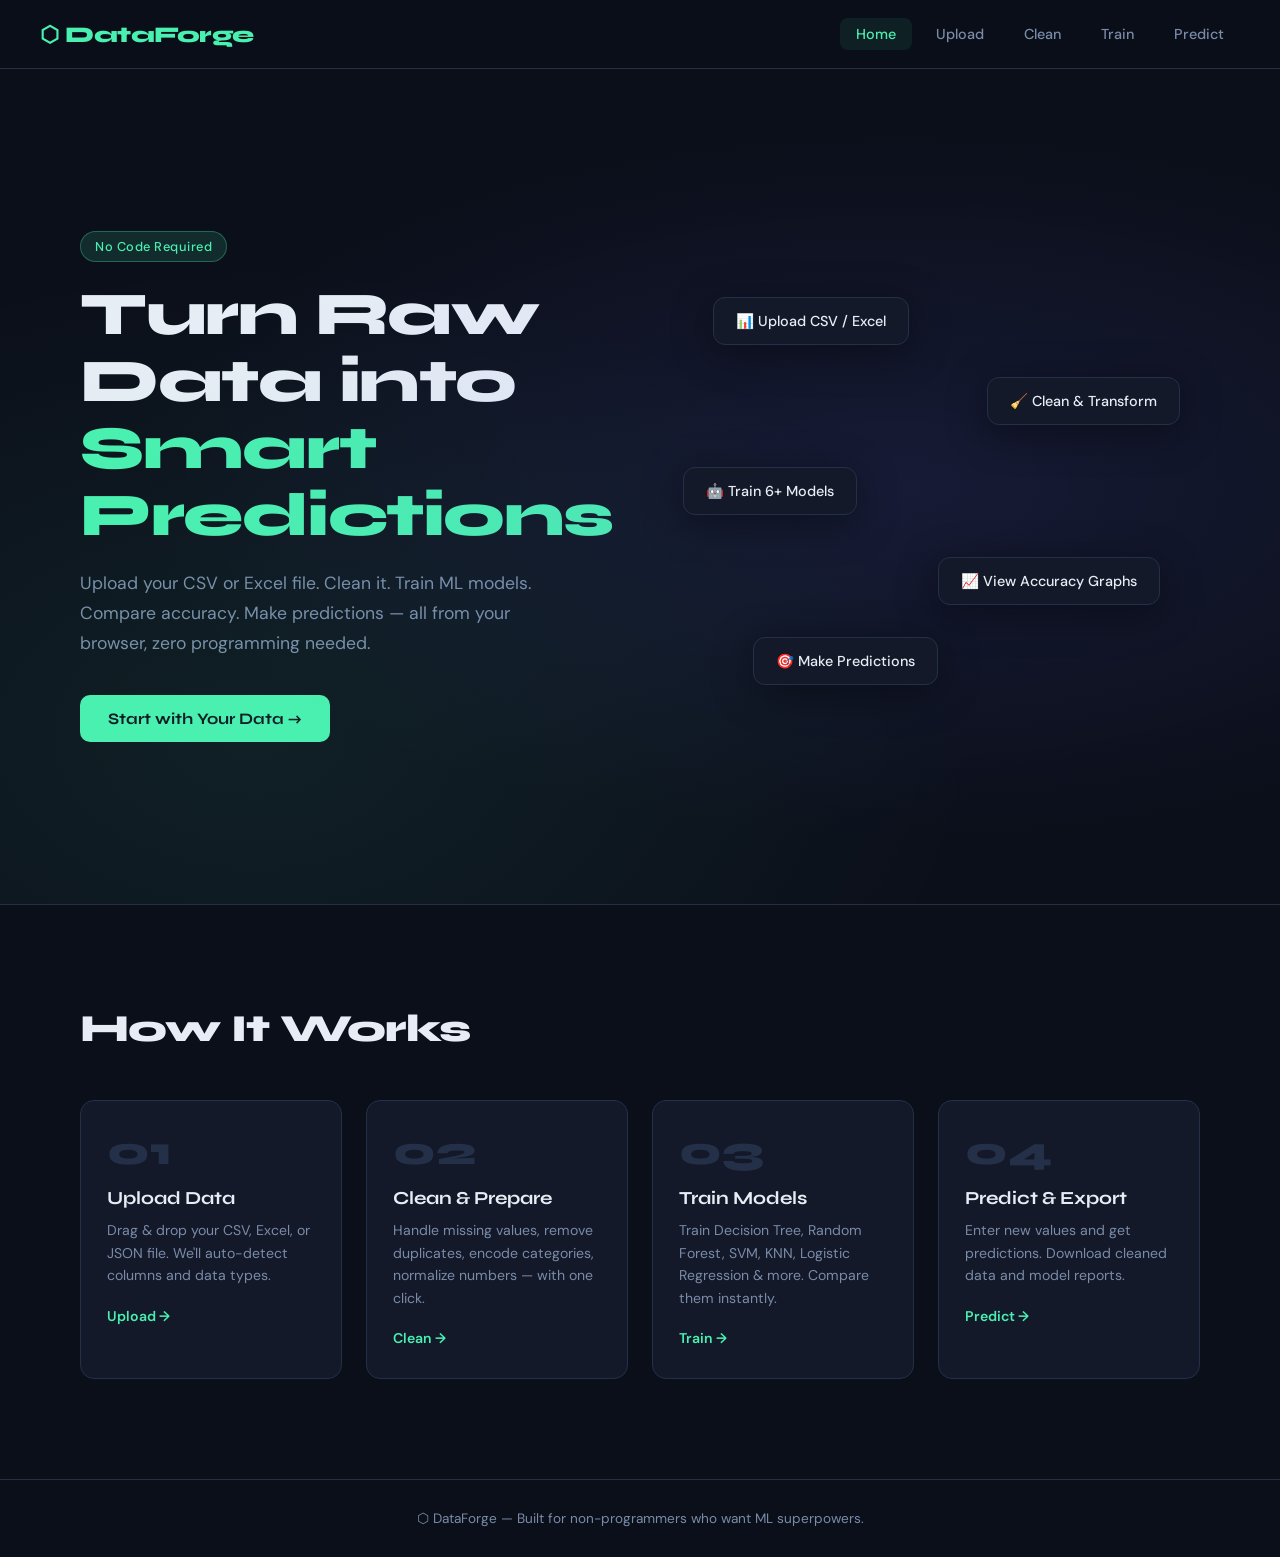
<file: index.html>
<!DOCTYPE html>
<html lang="en">
<head>
  <meta charset="UTF-8" />
  <meta name="viewport" content="width=device-width, initial-scale=1.0"/>
  <title>DataForge — ML Platform for Everyone</title>
  <link rel="stylesheet" href="css/main.css" />
  <link rel="preconnect" href="https://fonts.googleapis.com">
  <link href="https://fonts.googleapis.com/css2?family=Syne:wght@400;700;800&family=DM+Sans:wght@300;400;500&display=swap" rel="stylesheet">
</head>
<body>
  <nav class="navbar">
    <div class="logo">⬡ DataForge</div>
    <div class="nav-links">
      <a href="index.html" class="active">Home</a>
      <a href="pages/upload.html">Upload</a>
      <a href="pages/clean.html">Clean</a>
      <a href="pages/train.html">Train</a>
      <a href="pages/predict.html">Predict</a>
    </div>
  </nav>

  <section class="hero">
    <div class="hero-bg"></div>
    <div class="hero-content">
      <span class="badge">No Code Required</span>
      <h1>Turn Raw Data into<br/><em>Smart Predictions</em></h1>
      <p>Upload your CSV or Excel file. Clean it. Train ML models. Compare accuracy. Make predictions — all from your browser, zero programming needed.</p>
      <a href="pages/upload.html" class="btn-primary">Start with Your Data →</a>
    </div>
    <div class="hero-visual">
      <div class="card-float c1">📊 Upload CSV / Excel</div>
      <div class="card-float c2">🧹 Clean & Transform</div>
      <div class="card-float c3">🤖 Train 6+ Models</div>
      <div class="card-float c4">📈 View Accuracy Graphs</div>
      <div class="card-float c5">🎯 Make Predictions</div>
    </div>
  </section>

  <section class="steps">
    <h2>How It Works</h2>
    <div class="steps-grid">
      <div class="step">
        <div class="step-num">01</div>
        <h3>Upload Data</h3>
        <p>Drag & drop your CSV, Excel, or JSON file. We'll auto-detect columns and data types.</p>
        <a href="pages/upload.html" class="step-link">Upload →</a>
      </div>
      <div class="step">
        <div class="step-num">02</div>
        <h3>Clean & Prepare</h3>
        <p>Handle missing values, remove duplicates, encode categories, normalize numbers — with one click.</p>
        <a href="pages/clean.html" class="step-link">Clean →</a>
      </div>
      <div class="step">
        <div class="step-num">03</div>
        <h3>Train Models</h3>
        <p>Train Decision Tree, Random Forest, SVM, KNN, Logistic Regression & more. Compare them instantly.</p>
        <a href="pages/train.html" class="step-link">Train →</a>
      </div>
      <div class="step">
        <div class="step-num">04</div>
        <h3>Predict & Export</h3>
        <p>Enter new values and get predictions. Download cleaned data and model reports.</p>
        <a href="pages/predict.html" class="step-link">Predict →</a>
      </div>
    </div>
  </section>

  <footer class="footer">
    <p>⬡ DataForge — Built for non-programmers who want ML superpowers.</p>
  </footer>

  <script src="js/storage.js"></script>
</body>
</html>
</file>
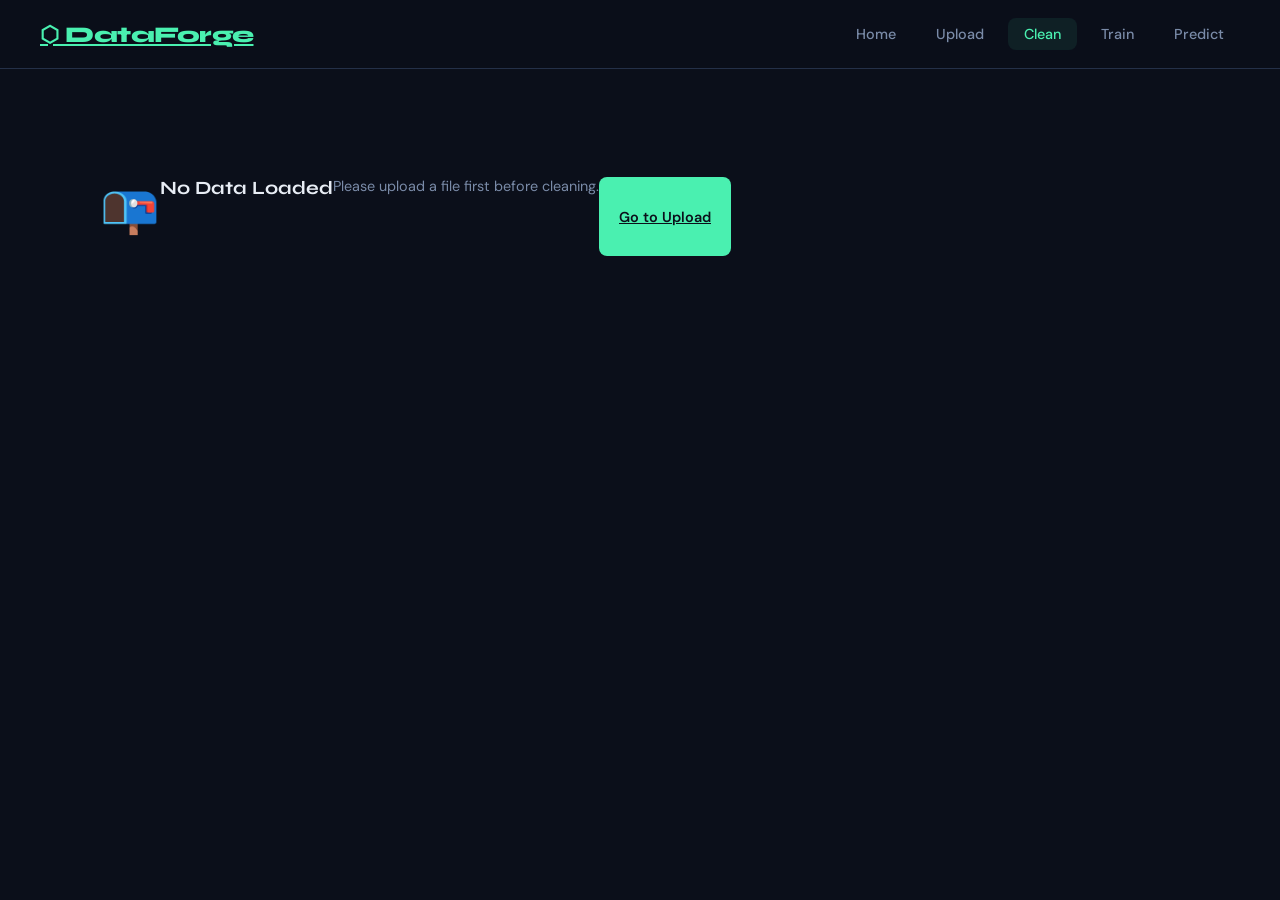
<file: pages/clean.html>
<!DOCTYPE html>
<html lang="en">
<head>
  <meta charset="UTF-8"/>
  <meta name="viewport" content="width=device-width, initial-scale=1.0"/>
  <title>Clean Data — DataForge</title>
  <link rel="stylesheet" href="../css/main.css"/>
  <link href="https://fonts.googleapis.com/css2?family=Syne:wght@400;700;800&family=DM+Sans:wght@300;400;500&display=swap" rel="stylesheet">
  <style>
    .ops-grid {
      display: grid;
      grid-template-columns: repeat(auto-fill, minmax(320px, 1fr));
      gap: 20px;
    }
    .op-card {
      background: var(--surface);
      border: 1px solid var(--border);
      border-radius: 14px;
      padding: 22px;
    }
    .op-card h3 { font-family: var(--font-head); font-size: 1rem; margin-bottom: 6px; display: flex; align-items: center; gap: 8px; }
    .op-card p { color: var(--text-muted); font-size: 0.82rem; margin-bottom: 14px; line-height: 1.5; }
    .changelog { max-height: 200px; overflow-y: auto; }
    .log-item {
      padding: 8px 12px;
      border-radius: 6px;
      font-size: 0.83rem;
      margin-bottom: 6px;
      background: var(--surface2);
      border-left: 3px solid var(--accent);
    }
  </style>
</head>
<body>
  <nav class="navbar">
    <a href="../index.html" class="logo">⬡ DataForge</a>
    <div class="nav-links">
      <a href="../index.html">Home</a>
      <a href="upload.html">Upload</a>
      <a href="clean.html" class="active">Clean</a>
      <a href="train.html">Train</a>
      <a href="predict.html">Predict</a>
    </div>
  </nav>

  <div class="page-container">
    <div id="no-data" class="empty-state" style="display:none;">
      <div class="icon">📭</div>
      <h3>No Data Loaded</h3>
      <p>Please upload a file first before cleaning.</p>
      <a href="upload.html" class="btn btn-green">Go to Upload</a>
    </div>

    <div id="main-content">
      <div class="page-header">
        <h1>🧹 Clean & Preprocess</h1>
        <p>Apply transformations to prepare your data for training. Each step is logged and reversible.</p>
      </div>

      <div class="stats-row" id="stats-row"></div>

      <!-- OPERATIONS -->
      <div class="ops-grid" style="margin-bottom:28px;">

        <!-- Handle Missing -->
        <div class="op-card">
          <h3>🕳️ Handle Missing Values</h3>
          <p>Fill in or remove rows with missing/empty values in any column.</p>
          <div class="form-group" style="margin-bottom:12px;">
            <label>Column</label>
            <select id="miss-col"></select>
          </div>
          <div class="form-group" style="margin-bottom:12px;">
            <label>Strategy</label>
            <select id="miss-strategy">
              <option value="drop">Drop rows with missing</option>
              <option value="mean">Fill with Mean (numeric)</option>
              <option value="median">Fill with Median (numeric)</option>
              <option value="mode">Fill with Mode (most frequent)</option>
              <option value="zero">Fill with 0</option>
              <option value="custom">Fill with custom value</option>
            </select>
          </div>
          <input type="text" id="miss-custom" placeholder="Custom fill value" style="width:100%;margin-bottom:12px;display:none;"/>
          <button class="btn btn-green" onclick="handleMissing()">Apply</button>
        </div>

        <!-- Remove Duplicates -->
        <div class="op-card">
          <h3>♻️ Remove Duplicates</h3>
          <p>Find and remove duplicate rows from the dataset.</p>
          <div id="dup-info" style="color:var(--text-muted);font-size:.88rem;margin-bottom:14px;"></div>
          <button class="btn btn-green" onclick="removeDuplicates()">Remove Duplicates</button>
        </div>

        <!-- Drop Column -->
        <div class="op-card">
          <h3>🗑️ Drop Column</h3>
          <p>Remove a column entirely from the dataset.</p>
          <div class="form-group" style="margin-bottom:12px;">
            <label>Column to drop</label>
            <select id="drop-col"></select>
          </div>
          <button class="btn btn-red" onclick="dropColumn()">Drop Column</button>
        </div>

        <!-- Rename Column -->
        <div class="op-card">
          <h3>✏️ Rename Column</h3>
          <p>Rename a column header to something more meaningful.</p>
          <div class="form-group" style="margin-bottom:10px;">
            <label>Column</label>
            <select id="rename-col"></select>
          </div>
          <div class="form-group" style="margin-bottom:12px;">
            <label>New name</label>
            <input type="text" id="rename-val" placeholder="New column name" style="width:100%"/>
          </div>
          <button class="btn btn-purple" onclick="renameColumn()">Rename</button>
        </div>

        <!-- Encode Categorical -->
        <div class="op-card">
          <h3>🔢 Encode Categorical</h3>
          <p>Convert text categories to numbers (Label Encoding). Required before training ML models.</p>
          <div class="form-group" style="margin-bottom:12px;">
            <label>Column</label>
            <select id="encode-col"></select>
          </div>
          <button class="btn btn-purple" onclick="encodeColumn()">Label Encode</button>
        </div>

        <!-- Normalize -->
        <div class="op-card">
          <h3>📏 Normalize / Scale</h3>
          <p>Scale numeric values to 0–1 range (Min-Max) or standardize (Z-score).</p>
          <div class="form-group" style="margin-bottom:10px;">
            <label>Column</label>
            <select id="scale-col"></select>
          </div>
          <div class="form-group" style="margin-bottom:12px;">
            <label>Method</label>
            <select id="scale-method">
              <option value="minmax">Min-Max (0 to 1)</option>
              <option value="zscore">Z-Score (mean=0, std=1)</option>
            </select>
          </div>
          <button class="btn btn-purple" onclick="scaleColumn()">Scale</button>
        </div>

        <!-- Filter Rows -->
        <div class="op-card">
          <h3>🔍 Filter Rows</h3>
          <p>Keep only rows where a column meets a condition.</p>
          <div class="form-group" style="margin-bottom:10px;">
            <label>Column</label>
            <select id="filter-col"></select>
          </div>
          <div style="display:grid;grid-template-columns:1fr 1fr;gap:10px;margin-bottom:12px;">
            <div class="form-group">
              <label>Operator</label>
              <select id="filter-op">
                <option value="eq">= equals</option>
                <option value="neq">≠ not equals</option>
                <option value="gt">> greater than</option>
                <option value="lt">< less than</option>
                <option value="gte">≥ greater or equal</option>
                <option value="lte">≤ less or equal</option>
                <option value="contains">contains text</option>
              </select>
            </div>
            <div class="form-group">
              <label>Value</label>
              <input type="text" id="filter-val" placeholder="Value" style="width:100%"/>
            </div>
          </div>
          <button class="btn btn-green" onclick="filterRows()">Filter</button>
        </div>

        <!-- Trim Whitespace -->
        <div class="op-card">
          <h3>✂️ Trim & Fix Text</h3>
          <p>Remove leading/trailing spaces and fix text in a column.</p>
          <div class="form-group" style="margin-bottom:10px;">
            <label>Column</label>
            <select id="trim-col"></select>
          </div>
          <div class="form-group" style="margin-bottom:12px;">
            <label>Operation</label>
            <select id="trim-op">
              <option value="trim">Trim whitespace</option>
              <option value="lower">Lowercase</option>
              <option value="upper">Uppercase</option>
              <option value="title">Title Case</option>
            </select>
          </div>
          <button class="btn btn-purple" onclick="trimColumn()">Apply</button>
        </div>

      </div>

      <!-- CHANGE LOG -->
      <div class="card">
        <div class="card-title">📝 Change Log <span id="log-count" class="chip chip-green" style="margin-left:8px;">0 changes</span></div>
        <div id="changelog" class="changelog">
          <p style="color:var(--text-muted);font-size:.88rem;">No changes yet. Apply operations above.</p>
        </div>
      </div>

      <!-- PREVIEW -->
      <div class="card">
        <div class="card-title">📋 Current Data Preview</div>
        <div id="preview-table"></div>
      </div>

      <!-- ACTIONS -->
      <div class="btn-group">
        <a href="train.html" class="btn btn-green">🤖 Proceed to Train →</a>
        <button class="btn btn-purple" onclick="downloadClean()">⬇ Download Cleaned CSV</button>
        <button class="btn btn-outline" onclick="undoLast()">↩ Undo Last Step</button>
        <button class="btn btn-outline" onclick="resetData()">🔄 Reset to Original</button>
      </div>
    </div>
  </div>

  <script src="../js/storage.js"></script>
  <script>
    let headers = [], rows = [], changelog = [];
    const history = [];

    document.getElementById('miss-strategy').addEventListener('change', function() {
      document.getElementById('miss-custom').style.display = this.value === 'custom' ? 'block' : 'none';
    });

    function init() {
      const rawH = DataStore.load('rawHeaders');
      const rawR = DataStore.load('rawRows');
      if (!rawH || !rawR) {
        document.getElementById('no-data').style.display = 'flex';
        document.getElementById('main-content').style.display = 'none';
        return;
      }
      headers = DataStore.load('cleanHeaders') || JSON.parse(JSON.stringify(rawH));
      rows = DataStore.load('cleanRows') || JSON.parse(JSON.stringify(rawR));
      changelog = DataStore.load('changelog') || [];
      refreshAll();
    }

    function refreshAll() {
      populateSelects();
      updateStats();
      updatePreview();
      renderChangelog();
      updateDupInfo();
    }

    function populateSelects() {
      const ids = ['miss-col','drop-col','rename-col','encode-col','scale-col','filter-col','trim-col'];
      ids.forEach(id => {
        const s = document.getElementById(id);
        if (!s) return;
        s.innerHTML = headers.map(h => `<option value="${h}">${h}</option>`).join('');
      });
    }

    function updateStats() {
      const missing = countMissing(rows, headers);
      const totalMiss = Object.values(missing).reduce((a, b) => a + b, 0);
      const dups = rows.length - new Set(rows.map(r => JSON.stringify(r))).size;
      document.getElementById('stats-row').innerHTML = `
        <div class="stat-box"><div class="stat-value">${rows.length}</div><div class="stat-label">Rows</div></div>
        <div class="stat-box"><div class="stat-value">${headers.length}</div><div class="stat-label">Columns</div></div>
        <div class="stat-box"><div class="stat-value" style="color:${totalMiss>0?'var(--accent3)':'var(--accent)'}">${totalMiss}</div><div class="stat-label">Missing</div></div>
        <div class="stat-box"><div class="stat-value" style="color:${dups>0?'var(--accent3)':'var(--accent)'}">${dups}</div><div class="stat-label">Duplicates</div></div>
        <div class="stat-box"><div class="stat-value">${changelog.length}</div><div class="stat-label">Changes Made</div></div>
      `;
    }

    function updatePreview() {
      renderTable(document.getElementById('preview-table'), headers, rows, 8);
    }

    function updateDupInfo() {
      const dups = rows.length - new Set(rows.map(r => JSON.stringify(r))).size;
      document.getElementById('dup-info').textContent = `Found ${dups} duplicate row(s) out of ${rows.length} total.`;
    }

    function saveState(description) {
      history.push({ headers: JSON.parse(JSON.stringify(headers)), rows: JSON.parse(JSON.stringify(rows)) });
      changelog.unshift({ time: new Date().toLocaleTimeString(), text: description });
      if (changelog.length > 50) changelog.pop();
      DataStore.save('cleanHeaders', headers);
      DataStore.save('cleanRows', rows);
      DataStore.save('changelog', changelog);
      renderChangelog();
      updateStats();
      updatePreview();
      updateDupInfo();
    }

    function renderChangelog() {
      const el = document.getElementById('changelog');
      document.getElementById('log-count').textContent = `${changelog.length} change${changelog.length !== 1 ? 's' : ''}`;
      if (!changelog.length) { el.innerHTML = '<p style="color:var(--text-muted);font-size:.88rem;">No changes yet.</p>'; return; }
      el.innerHTML = changelog.map(c => `<div class="log-item">⏱ ${c.time} — ${c.text}</div>`).join('');
    }

    function handleMissing() {
      const col = document.getElementById('miss-col').value;
      const strat = document.getElementById('miss-strategy').value;
      const custom = document.getElementById('miss-custom').value;
      const missing = rows.filter(r => r[col] === '' || r[col] === null || r[col] === undefined);
      if (!missing.length) { alert('No missing values in this column!'); return; }

      if (strat === 'drop') {
        const before = rows.length;
        rows = rows.filter(r => r[col] !== '' && r[col] !== null && r[col] !== undefined);
        saveState(`Dropped ${before - rows.length} rows with missing "${col}"`);
      } else {
        let fillVal;
        if (strat === 'mean' || strat === 'median') {
          const vals = rows.map(r => parseFloat(r[col])).filter(v => !isNaN(v));
          if (!vals.length) { alert('No numeric values found in column'); return; }
          if (strat === 'mean') fillVal = (vals.reduce((a,b)=>a+b,0)/vals.length).toFixed(4);
          else { vals.sort((a,b)=>a-b); fillVal = vals[Math.floor(vals.length/2)]; }
        } else if (strat === 'mode') {
          const freq = {};
          rows.forEach(r => { if (r[col]) freq[r[col]] = (freq[r[col]]||0)+1; });
          fillVal = Object.entries(freq).sort((a,b)=>b[1]-a[1])[0]?.[0] || '';
        } else if (strat === 'zero') fillVal = '0';
        else fillVal = custom;

        rows.forEach(r => { if (r[col] === '' || r[col] === null || r[col] === undefined) r[col] = fillVal; });
        saveState(`Filled ${missing.length} missing values in "${col}" with ${strat === 'custom' ? `"${fillVal}"` : strat} (${fillVal})`);
      }
    }

    function removeDuplicates() {
      const seen = new Set();
      const before = rows.length;
      rows = rows.filter(r => {
        const key = JSON.stringify(r);
        if (seen.has(key)) return false;
        seen.add(key); return true;
      });
      const removed = before - rows.length;
      if (!removed) { alert('No duplicates found!'); return; }
      saveState(`Removed ${removed} duplicate rows`);
    }

    function dropColumn() {
      const col = document.getElementById('drop-col').value;
      if (!confirm(`Drop column "${col}"? This cannot be undone easily.`)) return;
      headers = headers.filter(h => h !== col);
      rows = rows.map(r => { const n = {...r}; delete n[col]; return n; });
      saveState(`Dropped column "${col}"`);
      populateSelects();
    }

    function renameColumn() {
      const col = document.getElementById('rename-col').value;
      const newName = document.getElementById('rename-val').value.trim();
      if (!newName) { alert('Enter a new name'); return; }
      if (headers.includes(newName)) { alert('That name already exists'); return; }
      headers = headers.map(h => h === col ? newName : h);
      rows = rows.map(r => { const n = {...r}; n[newName] = n[col]; delete n[col]; return n; });
      saveState(`Renamed column "${col}" → "${newName}"`);
      populateSelects();
    }

    function encodeColumn() {
      const col = document.getElementById('encode-col').value;
      const unique = [...new Set(rows.map(r => r[col]))].sort();
      const map = {};
      unique.forEach((v, i) => map[v] = i);
      rows = rows.map(r => ({...r, [col]: map[r[col]] ?? r[col]}));
      saveState(`Label encoded "${col}": ${unique.map((v,i) => `${v}→${i}`).join(', ')}`);
    }

    function scaleColumn() {
      const col = document.getElementById('scale-col').value;
      const method = document.getElementById('scale-method').value;
      const vals = rows.map(r => parseFloat(r[col])).filter(v => !isNaN(v));
      if (!vals.length) { alert('No numeric values in this column'); return; }

      if (method === 'minmax') {
        const min = Math.min(...vals), max = Math.max(...vals);
        const range = max - min || 1;
        rows = rows.map(r => {
          const v = parseFloat(r[col]);
          return {...r, [col]: isNaN(v) ? r[col] : +((v - min) / range).toFixed(6)};
        });
        saveState(`Min-Max scaled "${col}" (range: ${min} to ${max})`);
      } else {
        const mean = vals.reduce((a,b)=>a+b,0)/vals.length;
        const std = Math.sqrt(vals.reduce((s,v)=>s+(v-mean)**2,0)/vals.length) || 1;
        rows = rows.map(r => {
          const v = parseFloat(r[col]);
          return {...r, [col]: isNaN(v) ? r[col] : +((v - mean) / std).toFixed(6)};
        });
        saveState(`Z-score standardized "${col}" (mean=${mean.toFixed(2)}, std=${std.toFixed(2)})`);
      }
    }

    function filterRows() {
      const col = document.getElementById('filter-col').value;
      const op = document.getElementById('filter-op').value;
      const val = document.getElementById('filter-val').value;
      const before = rows.length;
      rows = rows.filter(r => {
        const cv = r[col];
        const n = parseFloat(cv), nv = parseFloat(val);
        switch(op) {
          case 'eq': return String(cv) === String(val);
          case 'neq': return String(cv) !== String(val);
          case 'gt': return !isNaN(n) && !isNaN(nv) && n > nv;
          case 'lt': return !isNaN(n) && !isNaN(nv) && n < nv;
          case 'gte': return !isNaN(n) && !isNaN(nv) && n >= nv;
          case 'lte': return !isNaN(n) && !isNaN(nv) && n <= nv;
          case 'contains': return String(cv).toLowerCase().includes(val.toLowerCase());
          default: return true;
        }
      });
      saveState(`Filtered "${col}" ${op} "${val}": ${before - rows.length} rows removed, ${rows.length} kept`);
    }

    function trimColumn() {
      const col = document.getElementById('trim-col').value;
      const op = document.getElementById('trim-op').value;
      rows = rows.map(r => {
        let v = String(r[col] ?? '');
        switch(op) {
          case 'trim': v = v.trim(); break;
          case 'lower': v = v.toLowerCase(); break;
          case 'upper': v = v.toUpperCase(); break;
          case 'title': v = v.replace(/\w\S*/g, t => t[0].toUpperCase() + t.slice(1).toLowerCase()); break;
        }
        return {...r, [col]: v};
      });
      saveState(`Applied ${op} to column "${col}"`);
    }

    function undoLast() {
      if (!history.length) { alert('Nothing to undo'); return; }
      const prev = history.pop();
      headers = prev.headers;
      rows = prev.rows;
      changelog.shift();
      DataStore.save('cleanHeaders', headers);
      DataStore.save('cleanRows', rows);
      DataStore.save('changelog', changelog);
      refreshAll();
    }

    function resetData() {
      if (!confirm('Reset to original uploaded data? All cleaning steps will be lost.')) return;
      headers = JSON.parse(JSON.stringify(DataStore.load('rawHeaders')));
      rows = JSON.parse(JSON.stringify(DataStore.load('rawRows')));
      changelog = [];
      history.length = 0;
      DataStore.save('cleanHeaders', headers);
      DataStore.save('cleanRows', rows);
      DataStore.save('changelog', []);
      refreshAll();
    }

    function downloadClean() {
      if (!rows.length) return;
      const fn = (DataStore.load('filename') || 'data') + '_cleaned.csv';
      downloadFile(fn, toCSV(headers, rows));
    }

    init();
  </script>
</body>
</html>
</file>
<file: css/main.css>
/* === DATAFORGE MAIN CSS === */
:root {
  --bg: #0b0f1a;
  --surface: #131929;
  --surface2: #1a2236;
  --border: #243048;
  --accent: #4af0b0;
  --accent2: #6c6fff;
  --accent3: #ff6b6b;
  --text: #e8edf5;
  --text-muted: #7a8ba8;
  --font-head: 'Syne', sans-serif;
  --font-body: 'DM Sans', sans-serif;
  --radius: 14px;
  --shadow: 0 8px 40px rgba(0,0,0,0.4);
}

* { box-sizing: border-box; margin: 0; padding: 0; }

body {
  background: var(--bg);
  color: var(--text);
  font-family: var(--font-body);
  min-height: 100vh;
}

/* === NAVBAR === */
.navbar {
  display: flex;
  align-items: center;
  justify-content: space-between;
  padding: 18px 40px;
  background: rgba(11,15,26,0.9);
  backdrop-filter: blur(12px);
  border-bottom: 1px solid var(--border);
  position: sticky;
  top: 0;
  z-index: 100;
}

.logo {
  font-family: var(--font-head);
  font-size: 1.4rem;
  font-weight: 800;
  color: var(--accent);
  letter-spacing: -0.5px;
}

.nav-links {
  display: flex;
  gap: 8px;
}

.nav-links a {
  color: var(--text-muted);
  text-decoration: none;
  padding: 7px 16px;
  border-radius: 8px;
  font-size: 0.9rem;
  font-weight: 500;
  transition: all 0.2s;
}

.nav-links a:hover, .nav-links a.active {
  color: var(--accent);
  background: rgba(74,240,176,0.08);
}

/* === HERO === */
.hero {
  display: grid;
  grid-template-columns: 1fr 1fr;
  gap: 60px;
  align-items: center;
  min-height: calc(100vh - 65px);
  padding: 80px 80px;
  position: relative;
  overflow: hidden;
}

.hero-bg {
  position: absolute;
  inset: 0;
  background: radial-gradient(ellipse at 70% 50%, rgba(108,111,255,0.12) 0%, transparent 60%),
              radial-gradient(ellipse at 20% 80%, rgba(74,240,176,0.08) 0%, transparent 50%);
  pointer-events: none;
}

.badge {
  display: inline-block;
  background: rgba(74,240,176,0.12);
  border: 1px solid rgba(74,240,176,0.3);
  color: var(--accent);
  padding: 6px 14px;
  border-radius: 100px;
  font-size: 0.8rem;
  font-weight: 500;
  letter-spacing: 0.5px;
  margin-bottom: 20px;
}

.hero-content h1 {
  font-family: var(--font-head);
  font-size: 3.8rem;
  font-weight: 800;
  line-height: 1.1;
  margin-bottom: 20px;
  letter-spacing: -1.5px;
}

.hero-content h1 em {
  font-style: normal;
  color: var(--accent);
}

.hero-content p {
  color: var(--text-muted);
  font-size: 1.1rem;
  line-height: 1.7;
  margin-bottom: 36px;
  max-width: 480px;
}

.btn-primary {
  display: inline-block;
  background: var(--accent);
  color: #0b0f1a;
  padding: 14px 28px;
  border-radius: 10px;
  font-weight: 700;
  font-size: 1rem;
  text-decoration: none;
  transition: all 0.2s;
  font-family: var(--font-head);
}

.btn-primary:hover {
  transform: translateY(-2px);
  box-shadow: 0 12px 30px rgba(74,240,176,0.3);
}

/* === FLOATING CARDS === */
.hero-visual {
  position: relative;
  height: 420px;
}

.card-float {
  position: absolute;
  background: var(--surface);
  border: 1px solid var(--border);
  border-radius: 12px;
  padding: 14px 22px;
  font-size: 0.9rem;
  font-weight: 500;
  white-space: nowrap;
  animation: floatAnim 4s ease-in-out infinite;
  box-shadow: var(--shadow);
}

.card-float.c1 { top: 20px; left: 40px; animation-delay: 0s; }
.card-float.c2 { top: 100px; right: 20px; animation-delay: 0.6s; }
.card-float.c3 { top: 190px; left: 10px; animation-delay: 1.2s; }
.card-float.c4 { top: 280px; right: 40px; animation-delay: 1.8s; }
.card-float.c5 { top: 360px; left: 80px; animation-delay: 2.4s; }

@keyframes floatAnim {
  0%, 100% { transform: translateY(0px); }
  50% { transform: translateY(-10px); }
}

/* === STEPS SECTION === */
.steps {
  padding: 100px 80px;
  border-top: 1px solid var(--border);
}

.steps h2 {
  font-family: var(--font-head);
  font-size: 2.4rem;
  font-weight: 800;
  margin-bottom: 48px;
  letter-spacing: -1px;
}

.steps-grid {
  display: grid;
  grid-template-columns: repeat(4, 1fr);
  gap: 24px;
}

.step {
  background: var(--surface);
  border: 1px solid var(--border);
  border-radius: var(--radius);
  padding: 30px 26px;
  transition: all 0.25s;
}

.step:hover {
  border-color: var(--accent);
  transform: translateY(-4px);
  box-shadow: 0 20px 50px rgba(0,0,0,0.3);
}

.step-num {
  font-family: var(--font-head);
  font-size: 2.5rem;
  font-weight: 800;
  color: var(--border);
  line-height: 1;
  margin-bottom: 16px;
}

.step h3 {
  font-family: var(--font-head);
  font-size: 1.15rem;
  margin-bottom: 10px;
}

.step p {
  color: var(--text-muted);
  font-size: 0.88rem;
  line-height: 1.6;
  margin-bottom: 18px;
}

.step-link {
  color: var(--accent);
  text-decoration: none;
  font-size: 0.88rem;
  font-weight: 600;
}

/* === PAGE LAYOUT (shared) === */
.page-container {
  max-width: 1200px;
  margin: 0 auto;
  padding: 48px 40px;
}

.page-header {
  margin-bottom: 40px;
}

.page-header h1 {
  font-family: var(--font-head);
  font-size: 2.2rem;
  font-weight: 800;
  letter-spacing: -0.8px;
  margin-bottom: 8px;
}

.page-header p {
  color: var(--text-muted);
  font-size: 1rem;
}

/* === CARDS === */
.card {
  background: var(--surface);
  border: 1px solid var(--border);
  border-radius: var(--radius);
  padding: 28px;
  margin-bottom: 24px;
}

.card-title {
  font-family: var(--font-head);
  font-size: 1rem;
  font-weight: 700;
  margin-bottom: 18px;
  display: flex;
  align-items: center;
  gap: 8px;
}

/* === BUTTONS === */
.btn {
  display: inline-flex;
  align-items: center;
  gap: 8px;
  padding: 10px 20px;
  border-radius: 8px;
  font-size: 0.9rem;
  font-weight: 600;
  cursor: pointer;
  border: none;
  transition: all 0.2s;
  font-family: var(--font-body);
}

.btn-green { background: var(--accent); color: #0b0f1a; }
.btn-green:hover { box-shadow: 0 6px 20px rgba(74,240,176,0.3); transform: translateY(-1px); }

.btn-purple { background: var(--accent2); color: white; }
.btn-purple:hover { box-shadow: 0 6px 20px rgba(108,111,255,0.3); transform: translateY(-1px); }

.btn-red { background: var(--accent3); color: white; }
.btn-outline {
  background: transparent;
  color: var(--text);
  border: 1px solid var(--border);
}
.btn-outline:hover { border-color: var(--accent); color: var(--accent); }

.btn-group {
  display: flex;
  gap: 10px;
  flex-wrap: wrap;
  margin-top: 16px;
}

/* === TABLE === */
.data-table-wrap {
  overflow-x: auto;
  border-radius: 10px;
  border: 1px solid var(--border);
}

.data-table {
  width: 100%;
  border-collapse: collapse;
  font-size: 0.85rem;
}

.data-table th {
  background: var(--surface2);
  padding: 12px 16px;
  text-align: left;
  font-weight: 600;
  color: var(--text-muted);
  border-bottom: 1px solid var(--border);
  white-space: nowrap;
}

.data-table td {
  padding: 10px 16px;
  border-bottom: 1px solid rgba(36,48,72,0.5);
  color: var(--text);
}

.data-table tr:last-child td { border-bottom: none; }
.data-table tr:hover td { background: rgba(255,255,255,0.02); }

/* === FORM CONTROLS === */
select, input[type="text"], input[type="number"] {
  background: var(--surface2);
  border: 1px solid var(--border);
  color: var(--text);
  padding: 9px 14px;
  border-radius: 8px;
  font-family: var(--font-body);
  font-size: 0.9rem;
  outline: none;
  transition: border-color 0.2s;
}

select:focus, input:focus {
  border-color: var(--accent);
}

label {
  display: block;
  font-size: 0.85rem;
  color: var(--text-muted);
  margin-bottom: 6px;
  font-weight: 500;
}

.form-row {
  display: grid;
  grid-template-columns: repeat(auto-fill, minmax(200px, 1fr));
  gap: 16px;
  margin-bottom: 20px;
}

.form-group { display: flex; flex-direction: column; }

/* === STATUS / ALERTS === */
.alert {
  padding: 12px 18px;
  border-radius: 8px;
  font-size: 0.9rem;
  margin-bottom: 16px;
  display: flex;
  align-items: center;
  gap: 10px;
}

.alert-success { background: rgba(74,240,176,0.1); border: 1px solid rgba(74,240,176,0.3); color: var(--accent); }
.alert-warning { background: rgba(255,200,50,0.1); border: 1px solid rgba(255,200,50,0.3); color: #ffc832; }
.alert-info { background: rgba(108,111,255,0.1); border: 1px solid rgba(108,111,255,0.3); color: var(--accent2); }
.alert-error { background: rgba(255,107,107,0.1); border: 1px solid rgba(255,107,107,0.3); color: var(--accent3); }

/* === PROGRESS === */
.progress-bar-wrap {
  background: var(--surface2);
  border-radius: 100px;
  height: 8px;
  overflow: hidden;
  margin-top: 8px;
}

.progress-bar {
  height: 100%;
  background: linear-gradient(90deg, var(--accent), var(--accent2));
  border-radius: 100px;
  transition: width 0.5s ease;
}

/* === STATS ROW === */
.stats-row {
  display: grid;
  grid-template-columns: repeat(auto-fill, minmax(160px, 1fr));
  gap: 16px;
  margin-bottom: 24px;
}

.stat-box {
  background: var(--surface);
  border: 1px solid var(--border);
  border-radius: 12px;
  padding: 18px 20px;
  text-align: center;
}

.stat-value {
  font-family: var(--font-head);
  font-size: 1.8rem;
  font-weight: 800;
  color: var(--accent);
}

.stat-label {
  font-size: 0.78rem;
  color: var(--text-muted);
  margin-top: 4px;
}

/* === TABS === */
.tabs {
  display: flex;
  gap: 4px;
  background: var(--surface);
  border: 1px solid var(--border);
  border-radius: 10px;
  padding: 4px;
  margin-bottom: 24px;
  width: fit-content;
}

.tab {
  padding: 8px 18px;
  border-radius: 7px;
  font-size: 0.88rem;
  font-weight: 600;
  cursor: pointer;
  color: var(--text-muted);
  border: none;
  background: transparent;
  transition: all 0.2s;
  font-family: var(--font-body);
}

.tab.active {
  background: var(--surface2);
  color: var(--accent);
  border: 1px solid var(--border);
}

/* === FOOTER === */
.footer {
  text-align: center;
  padding: 30px;
  color: var(--text-muted);
  font-size: 0.85rem;
  border-top: 1px solid var(--border);
}

/* === EMPTY STATE === */
.empty-state {
  text-align: center;
  padding: 60px 20px;
  color: var(--text-muted);
}

.empty-state .icon { font-size: 3rem; margin-bottom: 16px; }
.empty-state h3 { font-family: var(--font-head); color: var(--text); margin-bottom: 8px; }
.empty-state p { font-size: 0.9rem; margin-bottom: 20px; }

/* === TOOLTIP BADGE === */
.chip {
  display: inline-block;
  padding: 3px 10px;
  border-radius: 100px;
  font-size: 0.75rem;
  font-weight: 600;
}

.chip-green { background: rgba(74,240,176,0.15); color: var(--accent); }
.chip-purple { background: rgba(108,111,255,0.15); color: var(--accent2); }
.chip-red { background: rgba(255,107,107,0.15); color: var(--accent3); }
.chip-yellow { background: rgba(255,200,50,0.15); color: #ffc832; }

/* === RESPONSIVE === */
@media (max-width: 900px) {
  .hero { grid-template-columns: 1fr; padding: 40px 24px; }
  .hero-visual { display: none; }
  .steps { padding: 60px 24px; }
  .steps-grid { grid-template-columns: 1fr 1fr; }
  .page-container { padding: 24px 16px; }
  .navbar { padding: 14px 20px; }
}
</file>
